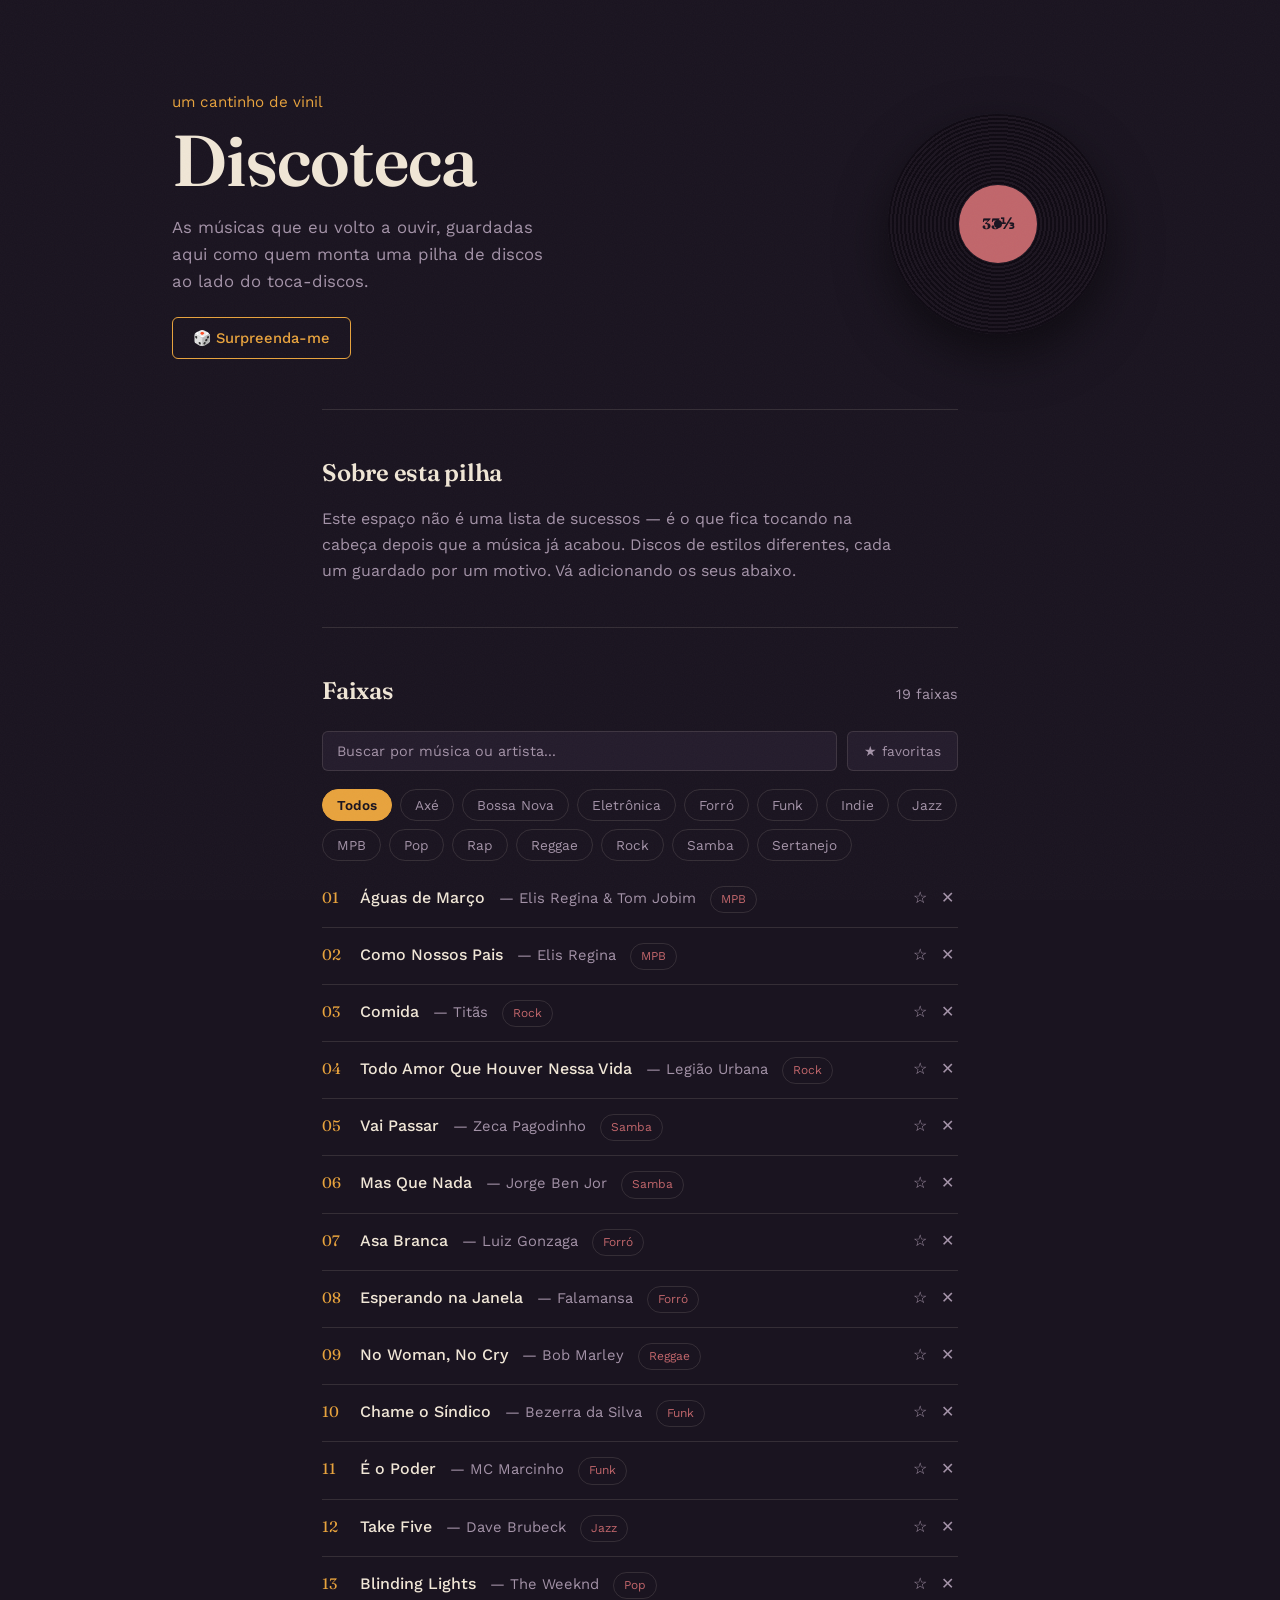
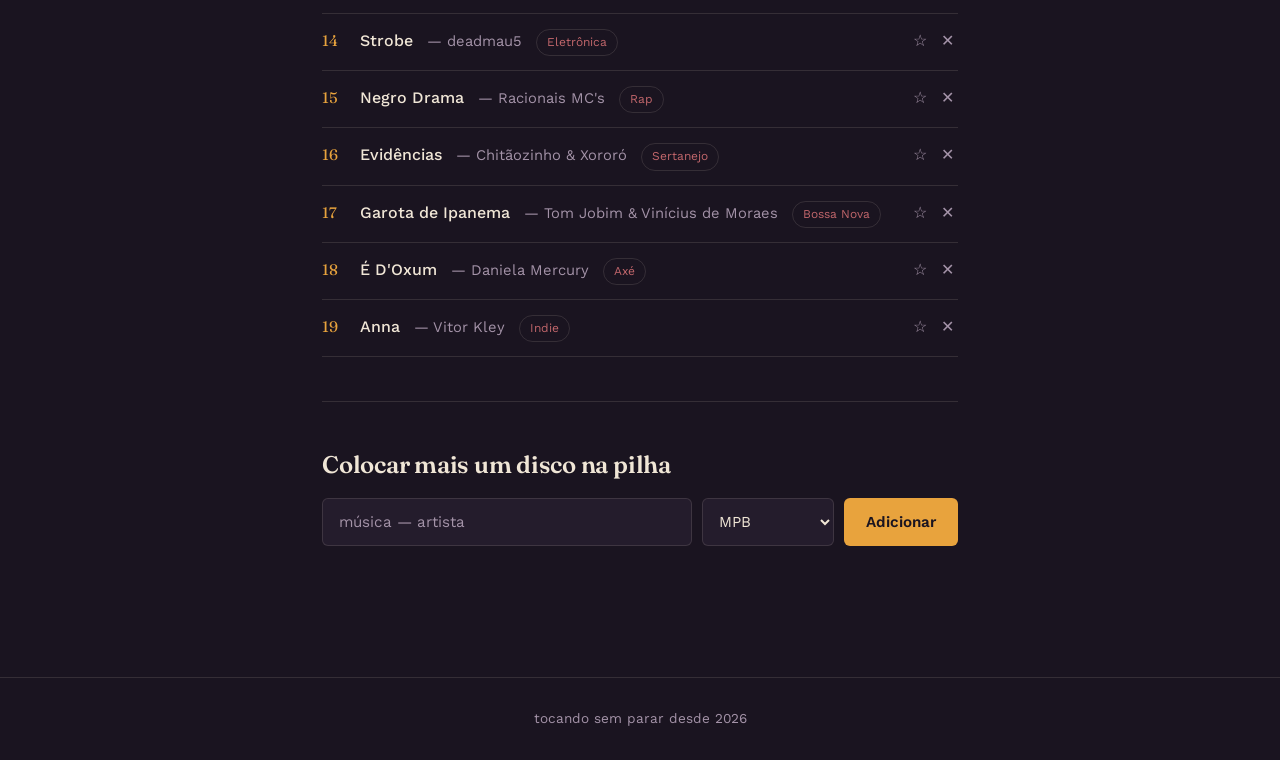
<file: index.html>
<!DOCTYPE html>
<html lang="pt-br">
<head>
<meta charset="UTF-8">
<meta name="viewport" content="width=device-width, initial-scale=1.0">
<title>Discoteca — meu cantinho de música</title>
<link rel="preconnect" href="https://fonts.googleapis.com">
<link rel="preconnect" href="https://fonts.gstatic.com" crossorigin>
<link href="https://fonts.googleapis.com/css2?family=Fraunces:opsz,wght@9..144,400;9..144,600;9..144,700&family=Work+Sans:wght@400;500;600&display=swap" rel="stylesheet">
<link rel="stylesheet" href="style.css">
</head>
<body>

  <div class="noise"></div>

  <header class="hero">
    <div class="hero-text">
      <p class="kicker">um cantinho de vinil</p>
      <h1>Discoteca</h1>
      <p class="lede">As músicas que eu volto a ouvir, guardadas aqui como quem monta uma pilha de discos ao lado do toca-discos.</p>
      <button id="btn-sorteio" class="btn-sorteio">🎲 Surpreenda-me</button>
    </div>
    <div class="record" id="record" aria-hidden="true">
      <div class="record-label">
        <span>33⅓</span>
      </div>
    </div>
  </header>

  <div class="sorteio-card" id="sorteio-card" hidden>
    <p class="sorteio-label">tocando agora, por sorte</p>
    <p class="sorteio-musica" id="sorteio-musica"></p>
    <button class="sorteio-fechar" id="sorteio-fechar" aria-label="Fechar">×</button>
  </div>

  <main>

    <section class="about">
      <h2>Sobre esta pilha</h2>
      <p>Este espaço não é uma lista de sucessos — é o que fica tocando na cabeça depois que a música já acabou. Discos de estilos diferentes, cada um guardado por um motivo. Vá adicionando os seus abaixo.</p>
    </section>

    <section class="tracklist-section">
      <div class="section-head">
        <h2>Faixas</h2>
        <span class="count" id="track-count">0 faixas</span>
      </div>

      <div class="controls-row">
        <input type="text" id="busca" class="busca-input" placeholder="Buscar por música ou artista...">
        <button class="fav-toggle" id="fav-toggle" title="Mostrar só favoritas">★ favoritas</button>
      </div>

      <div class="genre-tabs" id="genre-tabs">
        <button class="genre-tab active" data-genre="todos">Todos</button>
      </div>

      <ol class="tracklist" id="lista-musicas"></ol>
    </section>

    <section class="add-section">
      <h2>Colocar mais um disco na pilha</h2>
      <form id="form-musica" class="add-form">
        <input type="text" id="input-musica" placeholder="música — artista" autocomplete="off">
        <select id="select-genero">
          <option value="MPB">MPB</option>
          <option value="Rock">Rock</option>
          <option value="Pop">Pop</option>
          <option value="Samba">Samba</option>
          <option value="Forró">Forró</option>
          <option value="Funk">Funk</option>
          <option value="Sertanejo">Sertanejo</option>
          <option value="Eletrônica">Eletrônica</option>
          <option value="Rap">Rap</option>
          <option value="Reggae">Reggae</option>
          <option value="Jazz">Jazz</option>
          <option value="Bossa Nova">Bossa Nova</option>
          <option value="Axé">Axé</option>
          <option value="Indie">Indie</option>
          <option value="Outro">Outro</option>
        </select>
        <button type="submit">Adicionar</button>
      </form>
      <p class="hint" id="hint"></p>
    </section>

  </main>

  <footer>
    <p>tocando sem parar desde <span id="ano"></span></p>
  </footer>

  <script src="script.js"></script>
</body>
</html>
</file>
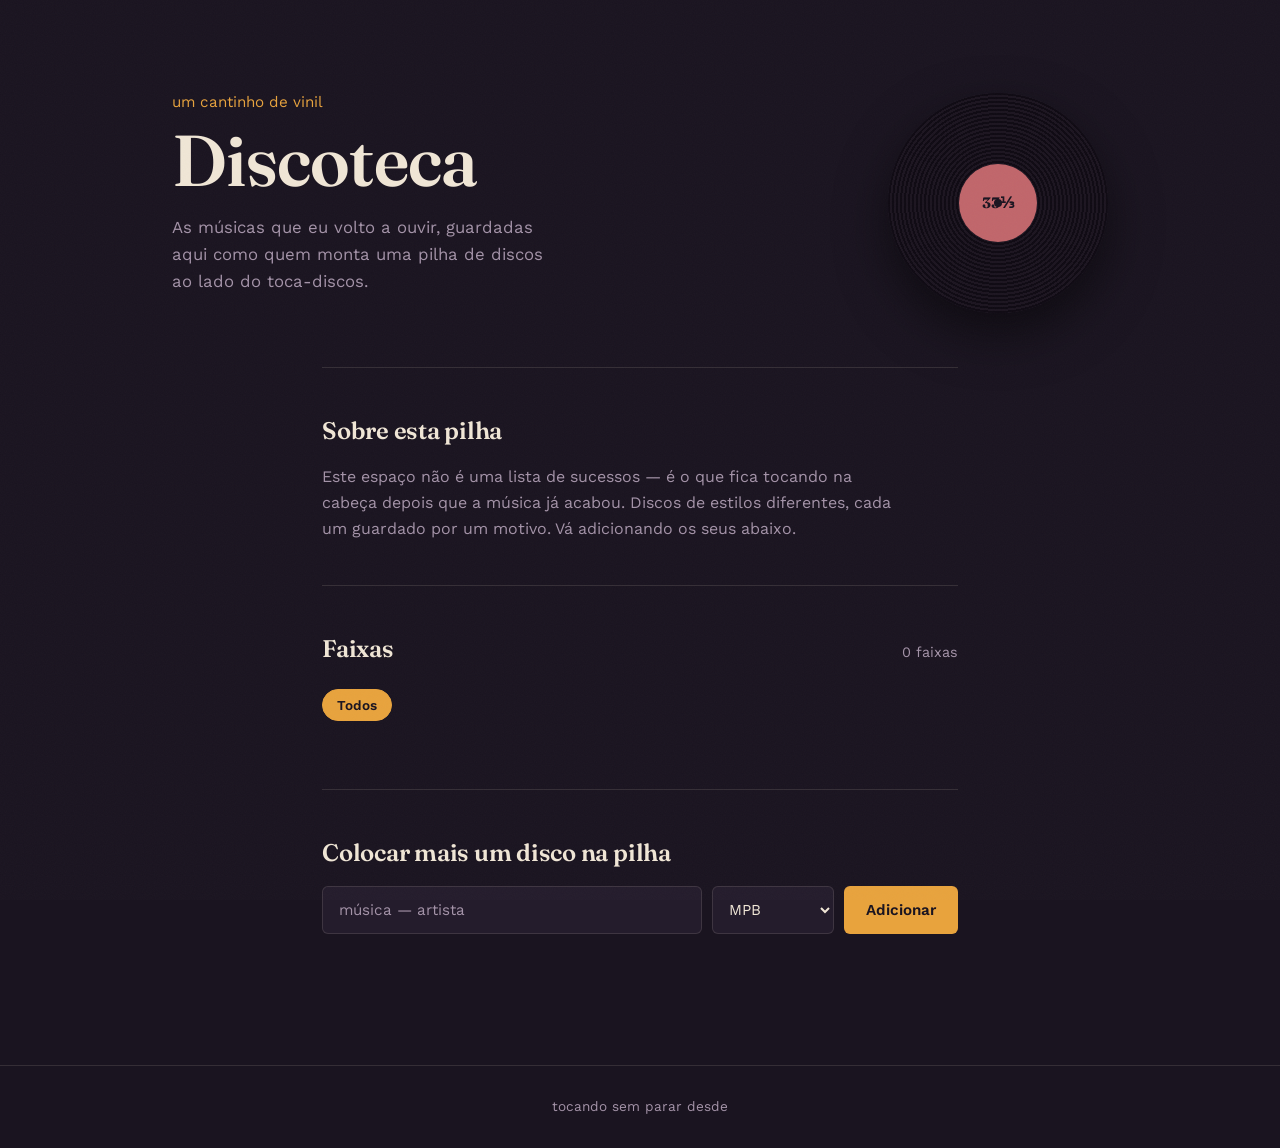
<file: index (1).html>
<!DOCTYPE html>
<html lang="pt-br">
<head>
<meta charset="UTF-8">
<meta name="viewport" content="width=device-width, initial-scale=1.0">
<title>Discoteca — meu cantinho de música</title>
<link rel="preconnect" href="https://fonts.googleapis.com">
<link rel="preconnect" href="https://fonts.gstatic.com" crossorigin>
<link href="https://fonts.googleapis.com/css2?family=Fraunces:opsz,wght@9..144,400;9..144,600;9..144,700&family=Work+Sans:wght@400;500;600&display=swap" rel="stylesheet">
<link rel="stylesheet" href="style.css">
</head>
<body>

  <div class="noise"></div>

  <header class="hero">
    <div class="hero-text">
      <p class="kicker">um cantinho de vinil</p>
      <h1>Discoteca</h1>
      <p class="lede">As músicas que eu volto a ouvir, guardadas aqui como quem monta uma pilha de discos ao lado do toca-discos.</p>
    </div>
    <div class="record" id="record" aria-hidden="true">
      <div class="record-label">
        <span>33⅓</span>
      </div>
    </div>
  </header>

  <main>

    <section class="about">
      <h2>Sobre esta pilha</h2>
      <p>Este espaço não é uma lista de sucessos — é o que fica tocando na cabeça depois que a música já acabou. Discos de estilos diferentes, cada um guardado por um motivo. Vá adicionando os seus abaixo.</p>
    </section>

    <section class="tracklist-section">
      <div class="section-head">
        <h2>Faixas</h2>
        <span class="count" id="track-count">0 faixas</span>
      </div>

      <div class="genre-tabs" id="genre-tabs">
        <button class="genre-tab active" data-genre="todos">Todos</button>
      </div>

      <ol class="tracklist" id="lista-musicas"></ol>
    </section>

    <section class="add-section">
      <h2>Colocar mais um disco na pilha</h2>
      <form id="form-musica" class="add-form">
        <input type="text" id="input-musica" placeholder="música — artista" autocomplete="off">
        <select id="select-genero">
          <option value="MPB">MPB</option>
          <option value="Rock">Rock</option>
          <option value="Pop">Pop</option>
          <option value="Samba">Samba</option>
          <option value="Forró">Forró</option>
          <option value="Funk">Funk</option>
          <option value="Sertanejo">Sertanejo</option>
          <option value="Eletrônica">Eletrônica</option>
          <option value="Rap">Rap</option>
          <option value="Reggae">Reggae</option>
          <option value="Jazz">Jazz</option>
          <option value="Outro">Outro</option>
        </select>
        <button type="submit">Adicionar</button>
      </form>
      <p class="hint" id="hint"></p>
    </section>

  </main>

  <footer>
    <p>tocando sem parar desde <span id="ano"></span></p>
  </footer>

  <script src="script.js"></script>
</body>
</html>
</file>
<file: style.css>
:root {
  --bg: #1a1420;
  --surface: #241c2c;
  --cream: #f0e6d6;
  --muted: #a493a8;
  --amber: #e8a33d;
  --rose: #c1666b;
  --line: rgba(240, 230, 214, 0.12);
}

* { margin: 0; padding: 0; box-sizing: border-box; }

body {
  background: var(--bg);
  color: var(--cream);
  font-family: 'Work Sans', sans-serif;
  line-height: 1.6;
  -webkit-font-smoothing: antialiased;
}

h1, h2 {
  font-family: 'Fraunces', serif;
  font-weight: 600;
  letter-spacing: -0.01em;
}

/* ---------- Hero ---------- */

.hero {
  display: flex;
  align-items: center;
  justify-content: space-between;
  gap: 40px;
  max-width: 1000px;
  margin: 0 auto;
  padding: 90px 32px 50px;
}

.kicker {
  color: var(--amber);
  font-size: 0.95rem;
  margin-bottom: 10px;
}

.hero h1 {
  font-size: clamp(2.8rem, 6vw, 4.5rem);
  line-height: 1;
  margin-bottom: 18px;
}

.lede {
  color: var(--muted);
  max-width: 38ch;
  font-size: 1.05rem;
  margin-bottom: 22px;
}

.btn-sorteio {
  background: transparent;
  border: 1px solid var(--amber);
  color: var(--amber);
  padding: 11px 20px;
  border-radius: 6px;
  font-family: 'Work Sans', sans-serif;
  font-weight: 500;
  font-size: 0.92rem;
  cursor: pointer;
  transition: background 0.15s ease, color 0.15s ease;
}

.btn-sorteio:hover {
  background: var(--amber);
  color: var(--bg);
}

/* Record graphic */

.record {
  position: relative;
  flex-shrink: 0;
  width: 220px;
  height: 220px;
  border-radius: 50%;
  background:
    repeating-radial-gradient(circle at center,
      #0f0a13 0px, #0f0a13 2px,
      #1c1520 2px, #1c1520 4px);
  box-shadow: 0 20px 50px rgba(0,0,0,0.5);
  animation: spin 9s linear infinite;
  animation-play-state: paused;
}

.record.playing {
  animation-play-state: running;
}

.record-label {
  position: absolute;
  top: 50%;
  left: 50%;
  width: 78px;
  height: 78px;
  transform: translate(-50%, -50%);
  border-radius: 50%;
  background: var(--rose);
  display: flex;
  align-items: center;
  justify-content: center;
  color: var(--bg);
  font-family: 'Fraunces', serif;
  font-weight: 700;
  font-size: 0.95rem;
}

.record-label::after {
  content: "";
  position: absolute;
  width: 8px;
  height: 8px;
  border-radius: 50%;
  background: var(--bg);
}

@keyframes spin {
  from { transform: rotate(0deg); }
  to { transform: rotate(360deg); }
}

/* Sorteio card */

.sorteio-card {
  max-width: 700px;
  margin: 0 auto 30px;
  padding: 18px 24px;
  background: var(--surface);
  border: 1px solid var(--amber);
  border-radius: 8px;
  position: relative;
}

.sorteio-label {
  color: var(--amber);
  font-size: 0.78rem;
  margin-bottom: 4px;
}

.sorteio-musica {
  font-family: 'Fraunces', serif;
  font-size: 1.15rem;
}

.sorteio-fechar {
  position: absolute;
  top: 12px;
  right: 16px;
  background: none;
  border: none;
  color: var(--muted);
  font-size: 1.3rem;
  cursor: pointer;
  line-height: 1;
}

.sorteio-fechar:hover {
  color: var(--cream);
}

/* ---------- Main sections ---------- */

main {
  max-width: 700px;
  margin: 0 auto;
  padding: 0 32px 60px;
}

section {
  padding: 44px 0;
  border-top: 1px solid var(--line);
}

.about h2,
.add-section h2 {
  font-size: 1.5rem;
  margin-bottom: 14px;
}

.about p {
  color: var(--muted);
  max-width: 58ch;
}

.section-head {
  display: flex;
  align-items: baseline;
  justify-content: space-between;
  margin-bottom: 20px;
}

.section-head h2 {
  font-size: 1.5rem;
}

.count {
  color: var(--muted);
  font-size: 0.9rem;
}

/* Controls: search + favorite toggle */

.controls-row {
  display: flex;
  gap: 10px;
  margin-bottom: 18px;
}

.busca-input {
  flex: 1;
  padding: 11px 14px;
  background: var(--surface);
  border: 1px solid var(--line);
  border-radius: 6px;
  color: var(--cream);
  font-family: inherit;
  font-size: 0.9rem;
}

.busca-input::placeholder {
  color: var(--muted);
}

.busca-input:focus {
  outline: none;
  border-color: var(--amber);
}

.fav-toggle {
  background: var(--surface);
  border: 1px solid var(--line);
  color: var(--muted);
  padding: 0 16px;
  border-radius: 6px;
  font-family: inherit;
  font-size: 0.85rem;
  cursor: pointer;
  white-space: nowrap;
  transition: border-color 0.15s ease, color 0.15s ease;
}

.fav-toggle:hover {
  color: var(--cream);
}

.fav-toggle.active {
  border-color: var(--amber);
  color: var(--amber);
}

/* Genre tabs */

.genre-tabs {
  display: flex;
  flex-wrap: wrap;
  gap: 8px;
  margin-bottom: 24px;
}

.genre-tab {
  background: transparent;
  border: 1px solid var(--line);
  color: var(--muted);
  padding: 7px 14px;
  border-radius: 999px;
  font-family: 'Work Sans', sans-serif;
  font-size: 0.85rem;
  cursor: pointer;
  transition: border-color 0.15s ease, color 0.15s ease;
}

.genre-tab:hover {
  border-color: var(--amber);
  color: var(--cream);
}

.genre-tab.active {
  background: var(--amber);
  border-color: var(--amber);
  color: var(--bg);
  font-weight: 600;
}

/* Tracklist */

.tracklist {
  list-style: none;
  counter-reset: track;
}

.tracklist li {
  counter-increment: track;
  display: flex;
  align-items: baseline;
  gap: 14px;
  padding: 14px 0;
  border-bottom: 1px solid var(--line);
}

.tracklist li:first-child {
  padding-top: 0;
}

.tracklist li::before {
  content: counter(track, decimal-leading-zero);
  color: var(--amber);
  font-family: 'Fraunces', serif;
  font-size: 0.95rem;
  min-width: 24px;
}

.track-title {
  font-weight: 500;
}

.track-artist {
  color: var(--muted);
  font-size: 0.92rem;
}

.track-genre {
  font-size: 0.75rem;
  color: var(--rose);
  border: 1px solid var(--line);
  padding: 3px 10px;
  border-radius: 999px;
  white-space: nowrap;
}

.track-actions {
  margin-left: auto;
  display: flex;
  gap: 6px;
  align-items: center;
}

.btn-icon {
  background: none;
  border: none;
  cursor: pointer;
  font-size: 1rem;
  color: var(--muted);
  padding: 4px;
  line-height: 1;
  transition: color 0.15s ease;
}

.btn-icon:hover {
  color: var(--cream);
}

.btn-fav.active {
  color: var(--amber);
}

.btn-remove:hover {
  color: var(--rose);
}

.empty-msg {
  color: var(--muted);
  font-size: 0.9rem;
  padding: 10px 0;
}

/* Add form */

.add-form {
  display: flex;
  gap: 10px;
  flex-wrap: wrap;
}

.add-form input[type="text"] {
  flex: 1;
  min-width: 200px;
  padding: 13px 16px;
  background: var(--surface);
  border: 1px solid var(--line);
  border-radius: 6px;
  color: var(--cream);
  font-family: inherit;
  font-size: 0.95rem;
}

.add-form select {
  padding: 13px 12px;
  background: var(--surface);
  border: 1px solid var(--line);
  border-radius: 6px;
  color: var(--cream);
  font-family: inherit;
  font-size: 0.95rem;
}

.add-form input::placeholder {
  color: var(--muted);
}

.add-form input:focus,
.add-form select:focus {
  outline: none;
  border-color: var(--amber);
}

.add-form button {
  padding: 13px 22px;
  background: var(--amber);
  color: var(--bg);
  border: none;
  border-radius: 6px;
  font-family: inherit;
  font-weight: 600;
  font-size: 0.95rem;
  cursor: pointer;
  transition: background 0.15s ease;
}

.add-form button:hover {
  background: #f0b25a;
}

.add-form button:focus-visible,
.add-form input:focus-visible,
.add-form select:focus-visible {
  outline: 2px solid var(--amber);
  outline-offset: 2px;
}

.hint {
  margin-top: 10px;
  min-height: 1.2em;
  font-size: 0.88rem;
  color: var(--rose);
}

/* Footer */

footer {
  text-align: center;
  padding: 30px;
  color: var(--muted);
  font-size: 0.85rem;
  border-top: 1px solid var(--line);
}

/* Subtle grain overlay for warmth */
.noise {
  position: fixed;
  inset: 0;
  pointer-events: none;
  opacity: 0.03;
  background-image: url("data:image/svg+xml,%3Csvg xmlns='http://www.w3.org/2000/svg' width='60' height='60'%3E%3Cfilter id='n'%3E%3CfeTurbulence type='fractalNoise' baseFrequency='0.9' numOctaves='2'/%3E%3C/filter%3E%3Crect width='100%25' height='100%25' filter='url(%23n)'/%3E%3C/svg%3E");
  z-index: 999;
}

/* Reduced motion */
@media (prefers-reduced-motion: reduce) {
  .record { animation: none; }
}

/* Mobile */
@media (max-width: 680px) {
  .hero {
    flex-direction: column;
    align-items: flex-start;
    padding-top: 60px;
  }
  .record {
    width: 150px;
    height: 150px;
    align-self: center;
  }
  .tracklist li {
    flex-wrap: wrap;
  }
  .track-actions {
    margin-left: 38px;
  }
  .add-form {
    flex-direction: column;
  }
  .add-form select {
    width: 100%;
  }
  .controls-row {
    flex-direction: column;
  }
}
</file>
